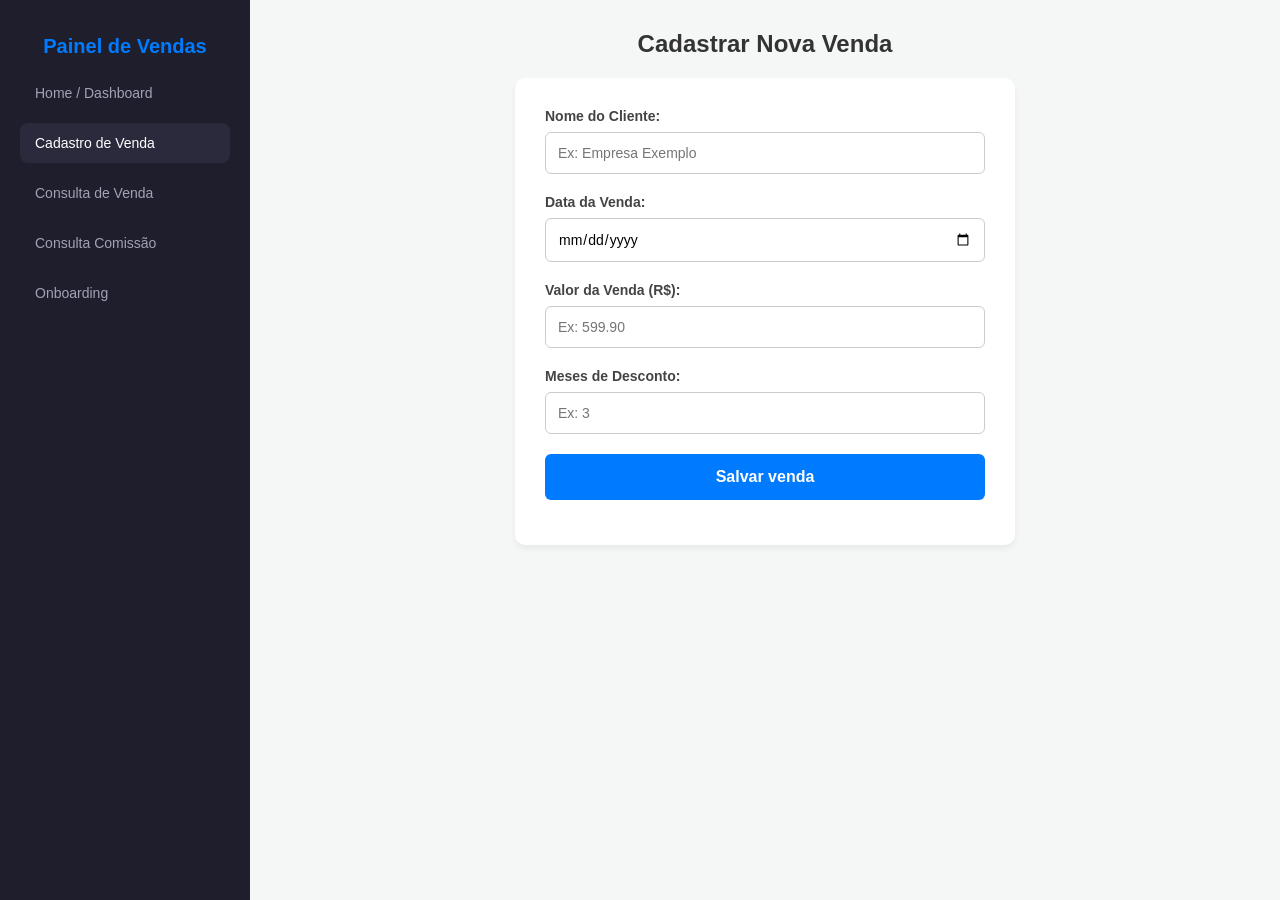
<file: cadastroVenda.html>
<!DOCTYPE html>
<html lang="pt-BR">
<head>
    <meta charset="UTF-8">
    <meta name="viewport" content="width=device-width, initial-scale=1.0">
    <title>Cadastro de Venda</title>
    <style>
        * {
            margin: 0;
            padding: 0;
            box-sizing: border-box;
            font-family: Arial, sans-serif;
        }

        body {
            display: flex;
            height: 100vh;
            background-color: #f4f7f6;
        }

        /* Menu Lateral (Exatamente igual ao Dash) */
        aside {
            width: 250px;
            background-color: #1e1e2d;
            color: #fff;
            display: flex;
            flex-direction: column;
            padding: 20px;
        }

        aside h2 {
            font-size: 20px;
            margin-bottom: 15px;
            text-align: center;
            color: #007BFF;
            margin-top: 15px;
        }

        aside a {
            color: #a2a2b5;
            text-decoration: none;
            padding: 12px 15px;
            border-radius: 8px;
            margin-bottom: 10px;
            transition: 0.3s;
            font-size: 14px;
        }

        aside a:hover, aside a.active {
            background-color: #2a2a3c;
            color: #fff;
        }

        /* Conteúdo Principal */
        main {
            flex: 1;
            padding: 30px;
            overflow-y: auto;
        }

        header h1 {
            font-size: 24px;
            color: #333;
            margin-bottom: 20px;
            text-align: center; /* <-- Adicionado para centralizar o texto do título */
        }

        /* Caixa Branca */
        .box {
            background: #fff;
            padding: 30px;
            border-radius: 10px;
            box-shadow: 0 4px 6px rgba(0,0,0,0.05);
            max-width: 500px; 
            width: 100%; /* <-- Garante que a caixa não vai encolher */
            margin: 0 auto; /* <-- O TRUQUE MÁGICO: Centraliza a caixa no meio da tela! */
        }

        /* Estilos do Formulário */
        label {
            display: block;
            margin-bottom: 8px;
            font-weight: bold;
            color: #444;
            font-size: 14px;
        }

        input {
            width: 100%;
            padding: 12px;
            margin-bottom: 20px;
            border: 1px solid #ccc;
            border-radius: 6px;
            font-size: 14px;
            outline: none;
        }

        input:focus {
            border-color: #007BFF;
        }

        button {
            width: 100%;
            padding: 14px;
            background-color: #007BFF; /* Botão Azul */
            color: #ffffff;
            border: none;
            border-radius: 6px;
            font-size: 16px;
            font-weight: bold;
            cursor: pointer;
            transition: 0.3s;
        }

        button:hover {
            background-color: #0056b3;
        }
        
        #texto-resultado {
            text-align: center;
            margin-top: 15px;
            font-weight: bold;
            color: #28a745;
        }

        /* Estilo da Caixinha de Sucesso (Toast) */
        .toast {
            visibility: hidden;
            min-width: 250px;
            background-color: #28a745; /* Verde sucesso */
            color: #fff;
            text-align: center;
            border-radius: 8px;
            padding: 16px 20px;
            position: fixed; /* Fixa a caixa na tela */
            z-index: 1000;
            right: 30px; /* Aparece no canto direito */
            top: 30px; /* No topo da tela */
            font-size: 16px;
            font-weight: bold;
            box-shadow: 0 4px 12px rgba(0,0,0,0.15);
            opacity: 0;
            transition: opacity 0.5s ease-in-out, visibility 0.5s;
        }

        /* Classe mágica que o JavaScript vai usar para mostrar a caixa */
        .toast.mostrar {
            visibility: visible;
            opacity: 1;
        }

    </style>
</head>
<body>

    <!-- Menu Lateral -->
    <aside>
        <h2>Painel de Vendas</h2>
        <!-- Voltei o link para o dash.html -->
        <a href="dash.html">Home / Dashboard</a> 
        
        <!-- Agora o ativo é a página de cadastro -->
        <a href="cadastroVenda.html" class="active">Cadastro de Venda</a> 
        <a href="consultaVenda.html">Consulta de Venda</a>
        <a href="consultaComissao.html">Consulta Comissão</a>
        <a href="onboarding.html">Onboarding</a>
    </aside>

    <!-- Conteúdo Principal -->
    <main>
        <header>
            <h1>Cadastrar Nova Venda</h1>
        </header>

        <!-- A caixa branca com o formulário dentro -->
        <div class="box">
            <label>Nome do Cliente:</label>
            <input type="text" id="nome-cliente" placeholder="Ex: Empresa Exemplo">

            <label>Data da Venda:</label>
            <input type="date" id="data-venda">

            <label>Valor da Venda (R$):</label>
            <input type="number" id="valor-da-venda" step="0.01" placeholder="Ex: 599.90">

            <label>Meses de Desconto:</label>
            <input type="number" id="meses-desconto" placeholder="Ex: 3">
            
            <button id="botao-salvar">Salvar venda</button>
            
            <p id="texto-resultado"></p>
        </div>
        <!-- Caixinha de Notificação (Toast) -->
    <div id="toast-sucesso" class="toast">Venda registrada com sucesso! 🎉</div>
    </main>
    <script src="storage-helper.js"></script>   
    <script src="script.js"></script>

</body>
</html>
</file>
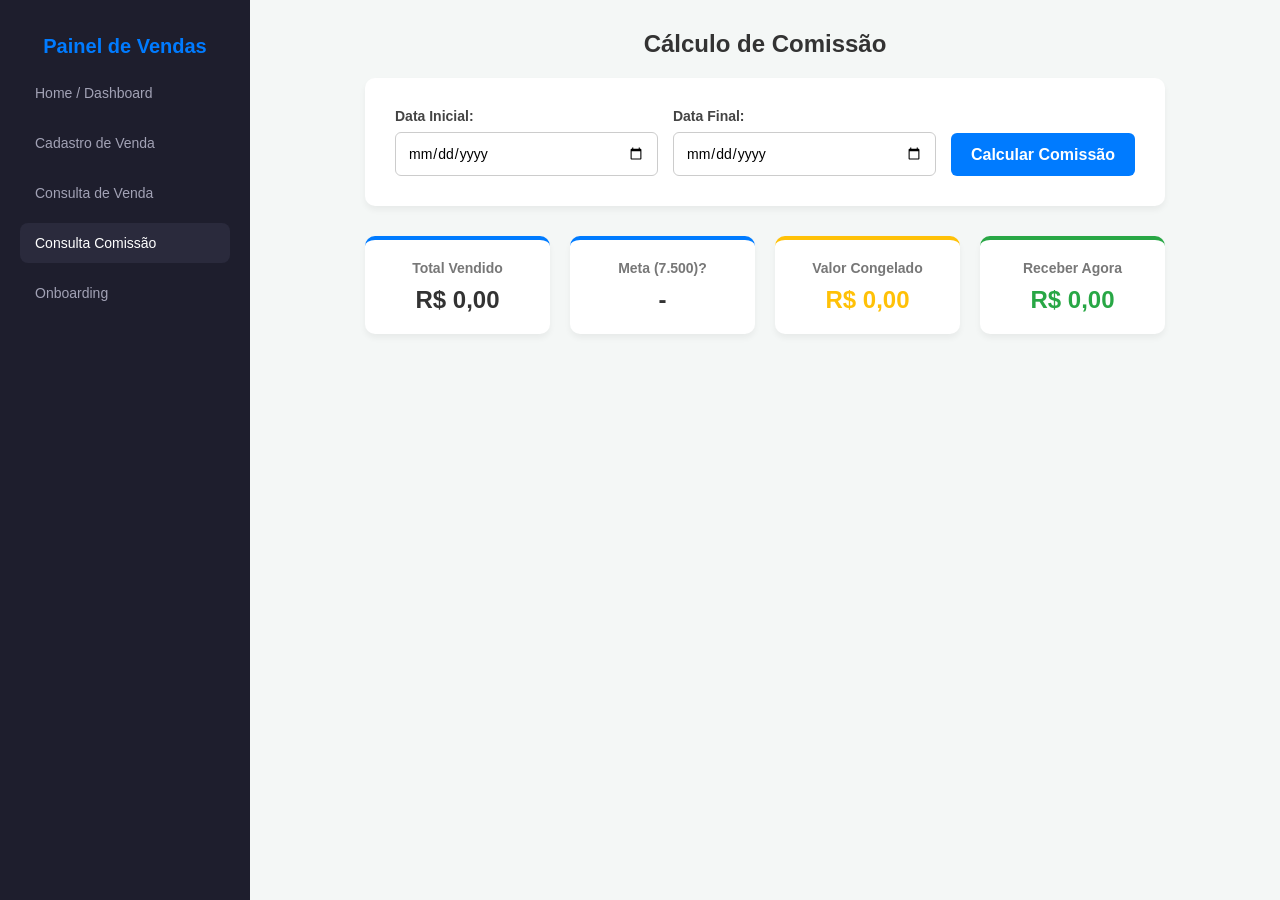
<file: consultaComissao.html>
<!DOCTYPE html>
<html lang="pt-BR">
<head>
    <meta charset="UTF-8">
    <meta name="viewport" content="width=device-width, initial-scale=1.0">
    <title>Cálculo de Comissão</title>
    <style>
        * {
            margin: 0;
            padding: 0;
            box-sizing: border-box;
            font-family: Arial, sans-serif;
        }

        body {
            display: flex;
            height: 100vh;
            background-color: #f4f7f6;
        }

        /* Menu Lateral */
        aside {
            width: 250px;
            background-color: #1e1e2d;
            color: #fff;
            display: flex;
            flex-direction: column;
            padding: 20px;
        }

        aside h2 {
            font-size: 20px;
            margin-bottom: 15px;
            text-align: center;
            color: #007BFF; 
            margin-top: 15px;
        }

        aside a {
            color: #a2a2b5;
            text-decoration: none;
            padding: 12px 15px;
            border-radius: 8px;
            margin-bottom: 10px;
            transition: 0.3s;
            font-size: 14px;
        }

        aside a:hover, aside a.active {
            background-color: #2a2a3c;
            color: #fff;
        }

        /* Conteúdo Principal */
        main {
            flex: 1;
            padding: 30px;
            overflow-y: auto;
        }

        header h1 {
            font-size: 24px;
            color: #333;
            margin-bottom: 20px;
            text-align: center;
        }

        /* Caixa do Filtro */
        .box {
            background: #fff;
            padding: 30px;
            border-radius: 10px;
            box-shadow: 0 4px 6px rgba(0,0,0,0.05);
            max-width: 800px;
            width: 100%;
            margin: 0 auto 30px auto; /* Centraliza e empurra os cards pra baixo */
        }

        .filtro-container {
            display: flex;
            gap: 15px;
            align-items: flex-end;
        }

        .campo-filtro {
            flex: 1;
        }

        label {
            display: block;
            margin-bottom: 8px;
            font-weight: bold;
            color: #444;
            font-size: 14px;
        }

        input {
            width: 100%;
            padding: 12px;
            border: 1px solid #ccc;
            border-radius: 6px;
            font-size: 14px;
            outline: none;
        }

        input:focus {
            border-color: #007BFF;
        }

        button {
            padding: 12px 20px;
            background-color: #007BFF;
            color: #ffffff;
            border: none;
            border-radius: 6px;
            font-size: 16px;
            font-weight: bold;
            cursor: pointer;
            transition: 0.3s;
            height: 43px;
        }

        button:hover {
            background-color: #0056b3;
        }

        /* Cards de Resultado */
        .cards-container {
            display: flex;
            gap: 20px;
            max-width: 800px;
            margin: 0 auto;
        }

        .card {
            background: #fff;
            padding: 20px;
            border-radius: 10px;
            flex: 1;
            box-shadow: 0 4px 6px rgba(0,0,0,0.05);
            text-align: center;
            border-top: 4px solid #007BFF; /* Bordinha azul em cima pra dar charme */
        }

        .card h3 {
            font-size: 14px;
            color: #777;
            margin-bottom: 10px;
        }

        .card p {
            font-size: 24px;
            font-weight: bold;
            color: #333;
        }

        /* Destaque especial para o card do dinheiro */
        .card.destaque {
            border-top-color: #28a745; /* Bordinha verde */
        }
        
        .card.destaque p {
            color: #28a745; /* Texto verde */
        }

    </style>
</head>
<body>

    <!-- Menu Lateral -->
    <aside>
        <h2>Painel de Vendas</h2>
        <a href="dash.html">Home / Dashboard</a> 
        <a href="cadastroVenda.html">Cadastro de Venda</a> 
        <a href="consultaVenda.html">Consulta de Venda</a> 
        <a href="consultaComissao.html" class="active">Consulta Comissão</a> <!-- Ativo! -->
        <a href="onboarding.html">Onboarding</a>
    </aside>

    <main>
        <header>
            <h1>Cálculo de Comissão</h1>
        </header>

        <!-- Caixa de Filtros -->
        <div class="box">
            <div class="filtro-container">
                <div class="campo-filtro">
                    <label>Data Inicial:</label>
                    <input type="date" id="comissao-data-inicio">
                </div>
                <div class="campo-filtro">
                    <label>Data Final:</label>
                    <input type="date" id="comissao-data-fim">
                </div>
                <button id="btn-calcular-comissao">Calcular Comissão</button>
            </div>
        </div>

        <!-- Cards de Resultado -->
        <div class="cards-container">
            <div class="card">
                <h3>Total Vendido</h3>
                <p id="res-total-vendido">R$ 0,00</p>
            </div>
            <div class="card">
                <h3>Meta (7.500)?</h3>
                <p id="res-meta-atingida">-</p>
            </div>
            <div class="card" style="border-top-color: #ffc107;">
                <h3>Valor Congelado</h3>
                <p id="res-valor-retido" style="color: #ffc107;">R$ 0,00</p>
            </div>
            <div class="card destaque">
                <h3>Receber Agora</h3>
                <p id="res-valor-comissao">R$ 0,00</p>
            </div>
        </div>

    </main>
    <script src="storage-helper.js"></script>
    <script src="script.js"></script>

</body>
</html>
</file>
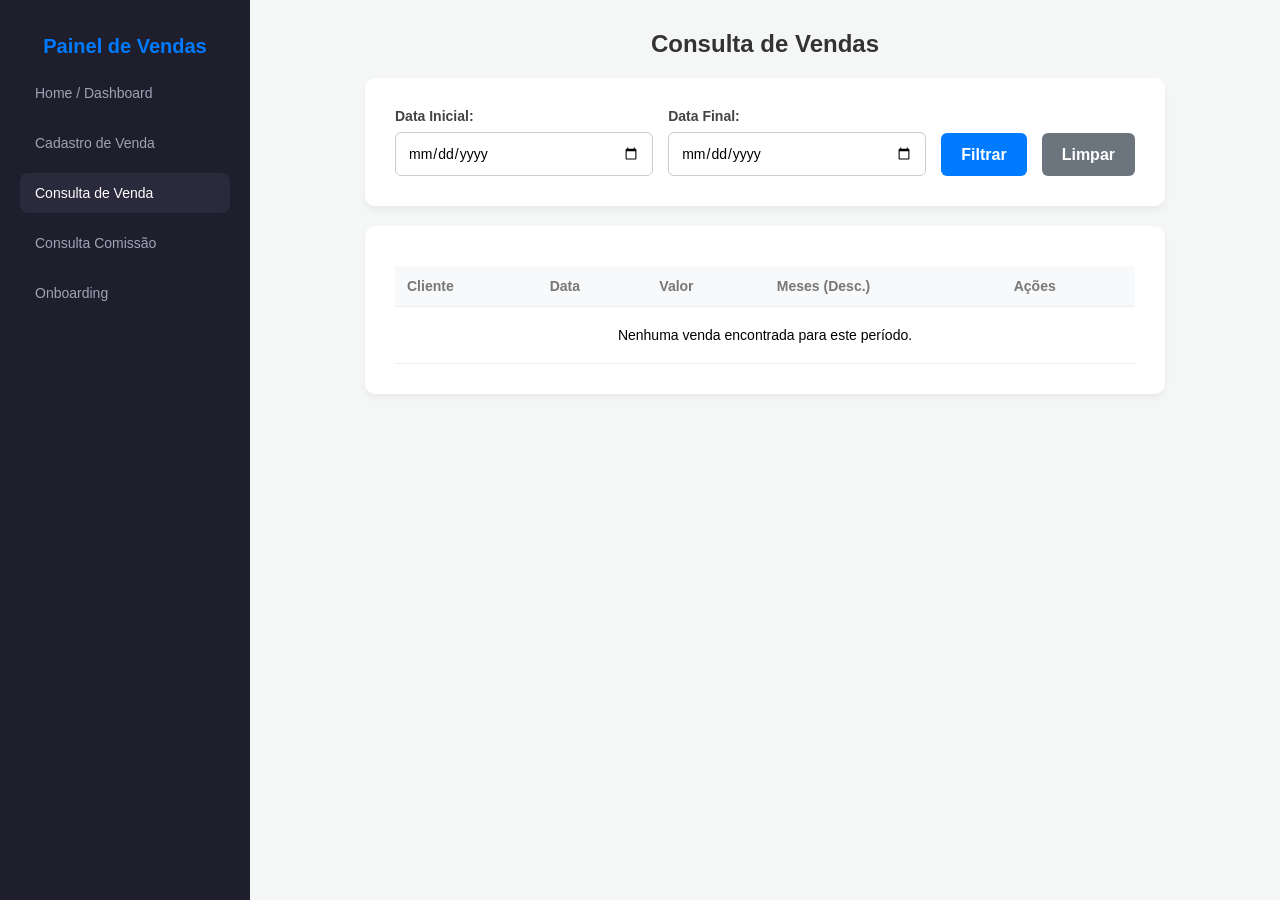
<file: consultaVenda.html>
<!DOCTYPE html>
<html lang="pt-BR">
<head>
    <meta charset="UTF-8">
    <meta name="viewport" content="width=device-width, initial-scale=1.0">
    <title>Consulta de Vendas</title>
    <style>
        * {
            margin: 0;
            padding: 0;
            box-sizing: border-box;
            font-family: Arial, sans-serif;
        }

        body {
            display: flex;
            height: 100vh;
            background-color: #f4f7f6;
        }

        /* Menu Lateral (O mesmo das outras páginas) */
        aside {
            width: 250px;
            background-color: #1e1e2d;
            color: #fff;
            display: flex;
            flex-direction: column;
            padding: 20px;
        }

        aside h2 {
            font-size: 20px;
            margin-bottom: 15px;
            text-align: center;
            color: #007BFF; 
            margin-top: 15px;
        }

        aside a {
            color: #a2a2b5;
            text-decoration: none;
            padding: 12px 15px;
            border-radius: 8px;
            margin-bottom: 10px;
            transition: 0.3s;
            font-size: 14px;
        }

        aside a:hover, aside a.active {
            background-color: #2a2a3c;
            color: #fff;
        }

        /* Conteúdo Principal */
        main {
            flex: 1;
            padding: 30px;
            overflow-y: auto;
        }

        header h1 {
            font-size: 24px;
            color: #333;
            margin-bottom: 20px;
            text-align: center;
        }

        /* Caixa Branca (Alargada para a tabela e filtro) */
        .box {
            background: #fff;
            padding: 30px;
            border-radius: 10px;
            box-shadow: 0 4px 6px rgba(0,0,0,0.05);
            max-width: 800px; /* Mais larga para caber a tabela legal */
            width: 100%;
            margin: 0 auto 20px auto; /* Centraliza e dá espaço embaixo */
        }

        /* Organização do Filtro lado a lado */
        .filtro-container {
            display: flex;
            gap: 15px;
            align-items: flex-end; /* Alinha os botões com a base dos inputs */
        }

        .campo-filtro {
            flex: 1; /* Faz os campos dividirem o espaço igualmente */
        }

        label {
            display: block;
            margin-bottom: 8px;
            font-weight: bold;
            color: #444;
            font-size: 14px;
        }

        input {
            width: 100%;
            padding: 12px;
            border: 1px solid #ccc;
            border-radius: 6px;
            font-size: 14px;
            outline: none;
        }

        input:focus {
            border-color: #007BFF;
        }

        button {
            padding: 12px 20px;
            background-color: #007BFF;
            color: #ffffff;
            border: none;
            border-radius: 6px;
            font-size: 16px;
            font-weight: bold;
            cursor: pointer;
            transition: 0.3s;
            height: 43px; /* Mesma altura do input */
        }

        button:hover {
            background-color: #0056b3;
        }

        /* Botão secundário para limpar o filtro */
        .btn-limpar {
            background-color: #6c757d;
        }
        
        .btn-limpar:hover {
            background-color: #5a6268;
        }

        /* Tabela de Resultados */
        table {
            width: 100%;
            border-collapse: collapse;
            margin-top: 10px;
        }

        table th, table td {
            padding: 12px;
            text-align: left;
            border-bottom: 1px solid #eee;
            font-size: 14px;
        }

        table th {
            color: #777;
            background-color: #f8f9fa;
        }

        /* Botão de Excluir */
        .btn-excluir {
            background-color: #dc3545; /* Vermelho perigo */
            color: white;
            border: none;
            padding: 6px 12px;
            border-radius: 4px;
            cursor: pointer;
            font-size: 12px;
            font-weight: bold;
            height: auto; /* Para não ficar com a altura grandona dos inputs */
            transition: 0.3s;
        }

        .btn-excluir:hover {
            background-color: #a71d2a;
        }

        /* Estilo da Caixinha de Notificação (Toast) */
        .toast {
            visibility: hidden;
            min-width: 250px;
            color: #fff;
            text-align: center;
            border-radius: 8px;
            padding: 16px 20px;
            position: fixed;
            z-index: 1000;
            right: 30px;
            top: 30px;
            font-size: 16px;
            font-weight: bold;
            box-shadow: 0 4px 12px rgba(0,0,0,0.15);
            opacity: 0;
            transition: opacity 0.5s ease-in-out, visibility 0.5s;
        }

        .toast.mostrar {
            visibility: visible;
            opacity: 1;
        }

        /* Modal de Confirmação de Exclusão */
    .modal-overlay {
        display: none;
        position: fixed;
        top: 0;
        left: 0;
        width: 100%;
        height: 100%;
        background-color: rgba(0, 0, 0, 0.6);
        z-index: 2000;
        justify-content: center;
        align-items: center;
    }

    .modal-overlay.mostrar {
        display: flex;
    }

    .modal-content {
        background-color: #fff;
        padding: 30px;
        border-radius: 12px;
        max-width: 400px;
        width: 90%;
        text-align: center;
        box-shadow: 0 8px 24px rgba(0,0,0,0.2);
    }

    .modal-botoes {
        display: flex;
        gap: 15px;
        margin-top: 20px;
    }

    .modal-botoes button {
        flex: 1;
        padding: 10px;
        border: none;
        border-radius: 6px;
        font-size: 14px;
        font-weight: bold;
        cursor: pointer;
    }

    .btn-cancelar {
        background-color: #e4e4e4;
        color: #333;
    }
    .btn-cancelar:hover {
        background-color: #ccc;
    }

    .btn-confirmar {
        background-color: #dc3545;
        color: #fff;
    }
    .btn-confirmar:hover {
        background-color: #c82333;
    }

    /* Toast específico de Exclusão (Vermelho) */
    #toast-exclusao {
        background-color: #dc3545;
    }


    </style>
</head>
<body>

    <!-- Menu Lateral -->
    <aside>
        <h2>Painel de Vendas</h2>
        <a href="dash.html">Home / Dashboard</a> 
        <a href="cadastroVenda.html">Cadastro de Venda</a> 
        <a href="consultaVenda.html" class="active">Consulta de Venda</a> <!-- Ativo! -->
        <a href="consultaComissao.html">Consulta Comissão</a>
        <a href="onboarding.html">Onboarding</a>
    </aside>

    <main>
        <header>
            <h1>Consulta de Vendas</h1>
        </header>

        <!-- Caixa de Filtros -->
        <div class="box">
            <div class="filtro-container">
                <div class="campo-filtro">
                    <label>Data Inicial:</label>
                    <input type="date" id="data-inicio">
                </div>
                <div class="campo-filtro">
                    <label>Data Final:</label>
                    <input type="date" id="data-fim">
                </div>
                <button id="btn-filtrar">Filtrar</button>
                <button id="btn-limpar" class="btn-limpar">Limpar</button>
            </div>
        </div>

        <!-- Caixa da Tabela -->
        <div class="box">
            <table>
                <thead>
                    <tr>
                        <th>Cliente</th>
                        <th>Data</th>
                        <th>Valor</th>
                        <th>Meses (Desc.)</th>
                        <th>Ações</th>
                    </tr>
                </thead>
                <tbody id="tabela-consulta">
                    <!-- O JavaScript vai injetar as linhas aqui -->
                </tbody>
            </table>
        </div>
    </main>

    <!-- Modal de Confirmação Customizado -->
    <div id="modal-confirmacao" class="modal-overlay">
        <div class="modal-content">
            <h3>⚠️ Atenção!</h3>
            <p>Tem certeza de que deseja excluir esta venda? Esta ação não pode ser desfeita.</p>
            <div class="modal-botoes">
                <button id="btn-cancelar-exclusao" class="btn-cancelar">Cancelar</button>
                <button id="btn-confirmar-exclusao" class="btn-confirmar">Sim, excluir</button>
            </div>
        </div>
    </div>

    <!-- Caixinha de Notificação de Exclusão (Toast Vermelho) -->
    <div id="toast-exclusao" class="toast" style="background-color: #dc3545;">Venda excluída com sucesso! 🗑️</div>

    <script src="storage-helper.js"></script>
    <script src="script.js"></script>

</body>
</html>
</file>
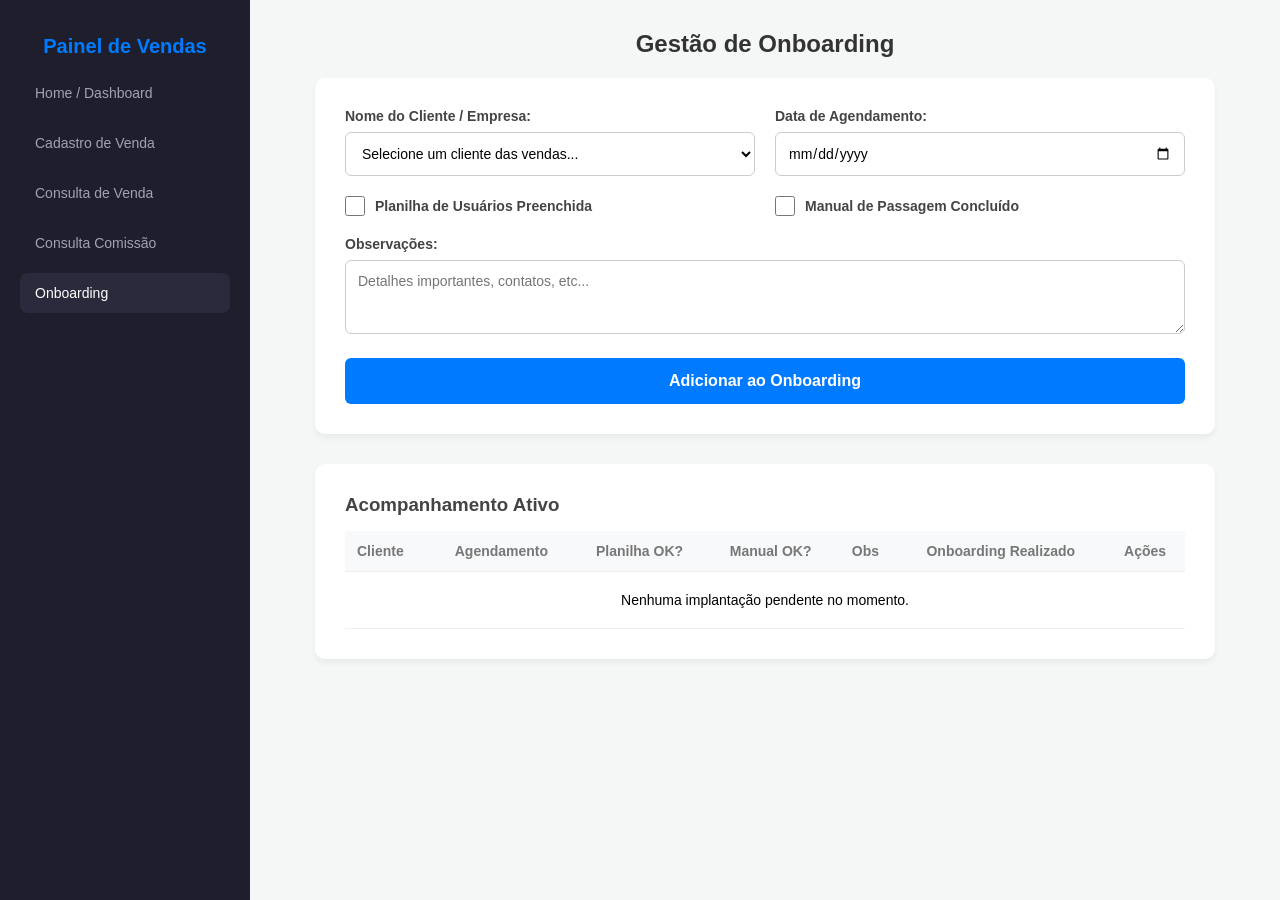
<file: onboarding.html>
<!DOCTYPE html>
<html lang="pt-BR">
<head>
    <meta charset="UTF-8">
    <meta name="viewport" content="width=device-width, initial-scale=1.0">
    <title>Onboarding de Clientes</title>
    <style>
        * { margin: 0; padding: 0; box-sizing: border-box; font-family: Arial, sans-serif; }
        body { display: flex; height: 100vh; background-color: #f4f7f6; }

        /* Menu Lateral Padrão */
        aside { width: 250px; background-color: #1e1e2d; color: #fff; display: flex; flex-direction: column; padding: 20px; }
        aside h2 { font-size: 20px; margin-bottom: 15px; text-align: center; color: #007BFF; margin-top: 15px;}
        aside a { color: #a2a2b5; text-decoration: none; padding: 12px 15px; border-radius: 8px; margin-bottom: 10px; transition: 0.3s; font-size: 14px; }
        aside a:hover, aside a.active { background-color: #2a2a3c; color: #fff; }

        main { flex: 1; padding: 30px; overflow-y: auto; }
        header h1 { font-size: 24px; color: #333; margin-bottom: 20px; text-align: center; }

        /* Caixas Brancas */
        .box { background: #fff; padding: 30px; border-radius: 10px; box-shadow: 0 4px 6px rgba(0,0,0,0.05); max-width: 900px; width: 100%; margin: 0 auto 30px auto; }
        
        .grid-formulario { display: grid; grid-template-columns: 1fr 1fr; gap: 20px; margin-bottom: 20px; }
        .linha-inteira { grid-column: span 2; }

        label { display: block; margin-bottom: 8px; font-weight: bold; color: #444; font-size: 14px; }
        input[type="text"], input[type="date"], textarea, select { 
            width: 100%; 
            padding: 12px; 
            border: 1px solid #ccc; 
            border-radius: 6px; 
            font-size: 14px; 
            outline: none; 
            background-color: #fff; 
        }
        input:focus, textarea:focus { border-color: #007BFF; }
        
        /* Ajuste do Checkbox no Formulário */
        .checkbox-group { display: flex; align-items: center; gap: 10px; }
        .checkbox-group input { width: 20px; height: 20px; cursor: pointer; }
        .checkbox-group label { margin-bottom: 0; cursor: pointer; }

        button { width: 100%; padding: 14px; background-color: #007BFF; color: #ffffff; border: none; border-radius: 6px; font-size: 16px; font-weight: bold; cursor: pointer; transition: 0.3s; }
        button:hover { background-color: #0056b3; }

        /* Tabela de Onboarding */
        table { width: 100%; border-collapse: collapse; margin-top: 10px; }
        table th, table td { padding: 12px; text-align: center; border-bottom: 1px solid #eee; font-size: 14px; }
        table th:first-child, table td:first-child { text-align: left; } 
        table th { color: #777; background-color: #f8f9fa; }
        
        /* Checkbox grande na tabela */
        .check-tabela { width: 22px; height: 22px; cursor: pointer; accent-color: #28a745; }

        /* Botão de Editar */
        .btn-editar {
            background-color: #ffc107;
            color: #333;
            border: none;
            padding: 6px 12px;
            border-radius: 4px;
            cursor: pointer;
            font-size: 12px;
            font-weight: bold;
            transition: 0.3s;
        }
        .btn-editar:hover { background-color: #e0a800; }

        /* Estilos do Modal Customizado (Oculto por padrão) */
        .modal-overlay {
            display: none; 
            position: fixed;
            top: 0; left: 0; width: 100%; height: 100%;
            background-color: rgba(0, 0, 0, 0.6); 
            z-index: 2000;
            justify-content: center;
            align-items: center;
        }

        /* Classe ativada pelo JS para mostrar o modal centralizado */
        .modal-overlay.mostrar {
            display: flex;
        }

        .modal-content {
            background-color: #fff;
            padding: 30px;
            border-radius: 10px;
            max-width: 400px;
            width: 90%;
            text-align: center;
            box-shadow: 0 4px 15px rgba(0,0,0,0.2);
        }

        .modal-botoes {
            display: flex;
            gap: 15px;
            margin-top: 20px;
        }

        .modal-botoes button {
            flex: 1;
            padding: 10px;
            border: none;
            border-radius: 6px;
            font-size: 14px;
            font-weight: bold;
            cursor: pointer;
        }

        .btn-cancelar { background-color: #e4e4e4; color: #333; }
        .btn-cancelar:hover { background-color: #ccc; }
        .btn-confirmar { background-color: #3d22d4; color: #fff; }
        .btn-confirmar:hover { background-color: #2d17a4; }

        /* Estilo da Caixinha de Notificação (Toast) */
        .toast {
            visibility: hidden;
            min-width: 250px;
            background-color: #28a745; /* Verde sucesso */
            color: #fff;
            text-align: center;
            border-radius: 8px;
            padding: 16px 20px;
            position: fixed;
            z-index: 3000;
            right: 30px;
            top: 30px;
            font-size: 16px;
            font-weight: bold;
            box-shadow: 0 4px 12px rgba(0,0,0,0.15);
            opacity: 0;
            transition: opacity 0.5s ease-in-out, visibility 0.5s;
        }

        .toast.mostrar {
            visibility: visible;
            opacity: 1;
        }
    </style>
</head>
<body>

    <!-- Menu Lateral -->
    <aside>
        <h2>Painel de Vendas</h2>
        <a href="dash.html">Home / Dashboard</a> 
        <a href="cadastroVenda.html">Cadastro de Venda</a> 
        <a href="consultaVenda.html">Consulta de Venda</a> 
        <a href="consultaComissao.html">Consulta Comissão</a>
        <a href="onboarding.html" class="active">Onboarding</a>
    </aside>

    <main>
        <header>
            <h1>Gestão de Onboarding</h1>
        </header>

        <!-- Formulário para Cadastrar novo Cliente no Onboarding -->
        <div class="box">
            <div class="grid-formulario">
                <div>
                    <label>Nome do Cliente / Empresa:</label>
                    <select id="onb-cliente">
                        <option value="">Selecione um cliente das vendas...</option>
                    </select>
                </div>
                <div>
                    <label>Data de Agendamento:</label>
                    <input type="date" id="onb-data">
                </div>
                
                <!-- Checkboxes Iniciais -->
                <div class="checkbox-group">
                    <input type="checkbox" id="onb-planilha">
                    <label for="onb-planilha">Planilha de Usuários Preenchida</label>
                </div>
                <div class="checkbox-group">
                    <input type="checkbox" id="onb-manual">
                    <label for="onb-manual">Manual de Passagem Concluído</label>
                </div>

                <div class="linha-inteira">
                    <label>Observações:</label>
                    <textarea id="onb-obs" rows="3" placeholder="Detalhes importantes, contatos, etc..."></textarea>
                </div>
            </div>
            <button id="btn-salvar-onb">Adicionar ao Onboarding</button>
        </div>

        <!-- Tabela Dinâmica -->
        <div class="box">
            <h3 style="margin-bottom: 15px; color: #444;">Acompanhamento Ativo</h3>
            <table>
                <thead>
                    <tr>
                        <th>Cliente</th>
                        <th>Agendamento</th>
                        <th>Planilha OK?</th>
                        <th>Manual OK?</th>
                        <th>Obs</th>
                        <th>Onboarding Realizado</th>
                        <th>Ações</th>
                    </tr>
                </thead>
                <tbody id="tabela-onboarding">
                    <!-- O JavaScript vai injetar as linhas aqui -->
                </tbody>
            </table>
        </div>

        <!-- Modal de Edição de Onboarding (Flutuante) -->
        <div id="modal-editar-onb" class="modal-overlay">
            <div class="modal-content">
                <h3 style="color: #333; margin-bottom: 15px;">✏️ Editar Acompanhamento</h3>
                
                <div style="text-align: left; margin-bottom: 15px;">
                    <label style="font-size: 13px; font-weight: bold; color: #555;">Nova Data de Agendamento:</label>
                    <input type="date" id="edit-onb-data" style="width: 100%; padding: 8px; margin-top: 5px; border: 1px solid #ccc; border-radius: 4px;">
                </div>

                <div style="text-align: left; margin-bottom: 20px;">
                    <label style="font-size: 13px; font-weight: bold; color: #555;">Observações:</label>
                    <textarea id="edit-onb-obs" style="width: 100%; padding: 8px; margin-top: 5px; border: 1px solid #ccc; border-radius: 4px; height: 80px; resize: none;"></textarea>
                </div>

                <div class="modal-botoes">
                    <button id="btn-cancelar-edicao" class="btn-cancelar">Cancelar</button>
                    <button id="btn-salvar-edicao" class="btn-confirmar">Salvar Alterações</button>
                </div>
            </div>
        </div>

        <!-- Caixinha de Notificação de Sucesso (Toast Verde) -->
    <div id="toast-onboarding" class="toast">Acompanhamento atualizado com sucesso! ✅</div>

    </main>
    <script src="storage-helper.js"></script>
    <script src="script.js"></script>

</body>
</html>
</file>
